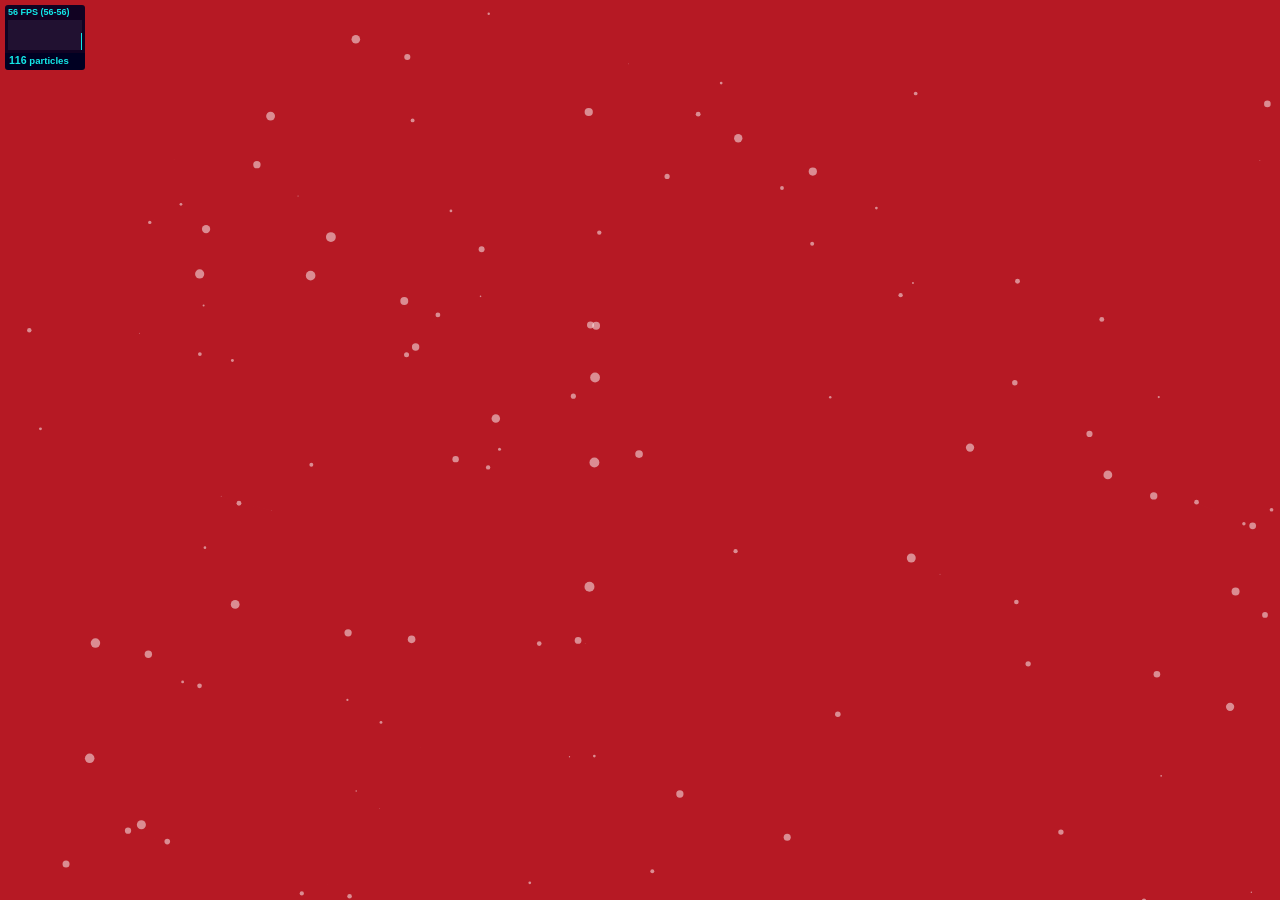
<file: Login/particles.js-master/particles.js-master/demo/index.html>
<!DOCTYPE html>
<html lang="en">
<head>
  <meta charset="utf-8">
  <title>particles.js</title>
  <meta name="description" content="particles.js is a lightweight JavaScript library for creating particles.">
  <meta name="author" content="Vincent Garreau" />
  <meta name="viewport" content="width=device-width, initial-scale=1.0, minimum-scale=1.0, maximum-scale=1.0, user-scalable=no">
  <link rel="stylesheet" media="screen" href="css/style.css">
</head>
<body>

<!-- count particles -->
<div class="count-particles">
  <span class="js-count-particles">--</span> particles
</div>

<!-- particles.js container -->
<div id="particles-js"></div>

<!-- scripts -->
<script src="../particles.js"></script>
<script src="js/app.js"></script>

<!-- stats.js -->
<script src="js/lib/stats.js"></script>
<script>
  var count_particles, stats, update;
  stats = new Stats;
  stats.setMode(0);
  stats.domElement.style.position = 'absolute';
  stats.domElement.style.left = '0px';
  stats.domElement.style.top = '0px';
  document.body.appendChild(stats.domElement);
  count_particles = document.querySelector('.js-count-particles');
  update = function() {
    stats.begin();
    stats.end();
    if (window.pJSDom[0].pJS.particles && window.pJSDom[0].pJS.particles.array) {
      count_particles.innerText = window.pJSDom[0].pJS.particles.array.length;
    }
    requestAnimationFrame(update);
  };
  requestAnimationFrame(update);
</script>

</body>
</html>
</file>
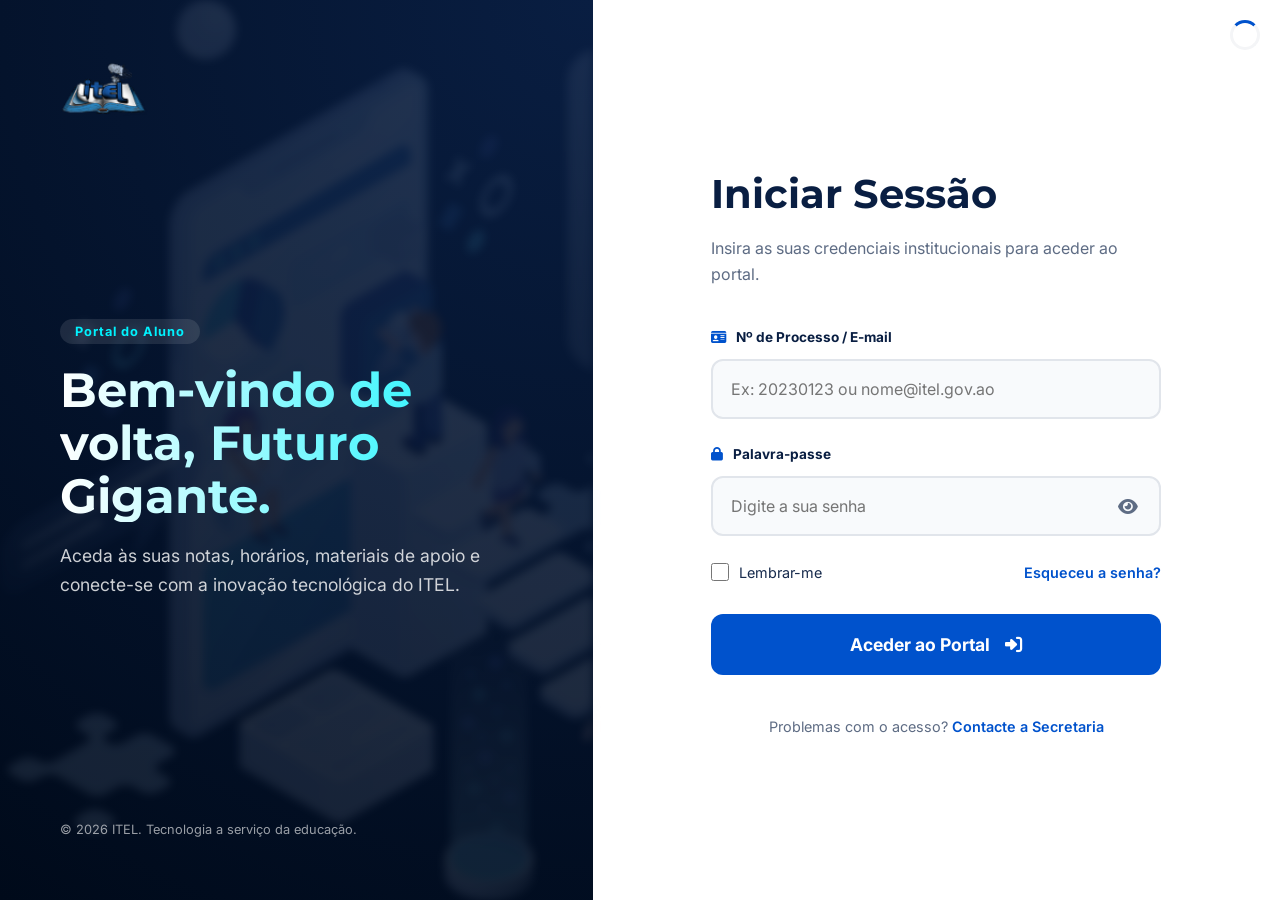
<file: Login/login.html>
<!DOCTYPE html>
<html lang="pt-ao">
<head>
    <meta charset="UTF-8">
    <meta name="viewport" content="width=device-width, initial-scale=1.0">
    <link rel="stylesheet" href="../itel.css"> 
    <link rel="stylesheet" href="login.css">
    <link rel="stylesheet" href="https://cdnjs.cloudflare.com/ajax/libs/font-awesome/6.5.1/css/all.min.css">
    <title>Login do Aluno | ITEL</title>
</head>
<body class="login-page">
    <div class="loader"></div>

    <main class="login-container">
        <div class="login-visual-panel">
            <div class="visual-content">
                <a href="../Itel.html" class="login-logo">
                    <img src="../Imagens/logo.png" alt="Logo ITEL">
                </a>
                <div class="welcome-text">
                    <span class="tag">Portal do Aluno</span>
                    <h1>Bem-vindo de volta, Futuro Gigante.</h1>
                    <p>Aceda às suas notas, horários, materiais de apoio e conecte-se com a inovação tecnológica do ITEL.</p>
                </div>
                <div class="visual-footer">
                    <p>&copy; 2026 ITEL. Tecnologia a serviço da educação.</p>
                </div>
            </div>
            <div class="visual-background"></div>
        </div>

        <div class="login-form-panel">
            <div class="form-wrapper">
                <div class="form-header">
                    <h2>Iniciar Sessão</h2>
                    <p>Insira as suas credenciais institucionais para aceder ao portal.</p>
                </div>

                <form id="student-login-form">
                    <div class="input-container">
                        <label for="student-id"><i class="fa-solid fa-id-card"></i> Nº de Processo / E-mail</label>
                        <input type="text" id="student-id" placeholder="Ex: 20230123 ou nome@itel.gov.ao" required>
                    </div>

                    <div class="input-container">
                        <label for="student-password"><i class="fa-solid fa-lock"></i> Palavra-passe</label>
                        <div class="password-wrapper">
                            <input type="password" id="student-password" placeholder="Digite a sua senha" required>
                            <button type="button" class="toggle-password" tabindex="-1">
                                <i class="fa-solid fa-eye"></i>
                            </button>
                        </div>
                    </div>

                    <div class="form-actions">
                        <label class="remember-me">
                            <input type="checkbox">
                            <span>Lembrar-me</span>
                        </label>
                        <a href="#" class="forgot-password">Esqueceu a senha?</a>
                    </div>

                    <button type="submit" class="submit-btn primary-btn">
                        <span>Aceder ao Portal</span>
                        <i class="fa-solid fa-right-to-bracket"></i>
                    </button>
                </form>

                <div class="form-footer">
                    <p>Problemas com o acesso? <a href="../Itel.html">Contacte a Secretaria</a></p>
                </div>
            </div>
        </div>
    </main>
</body>
</html>
</file>
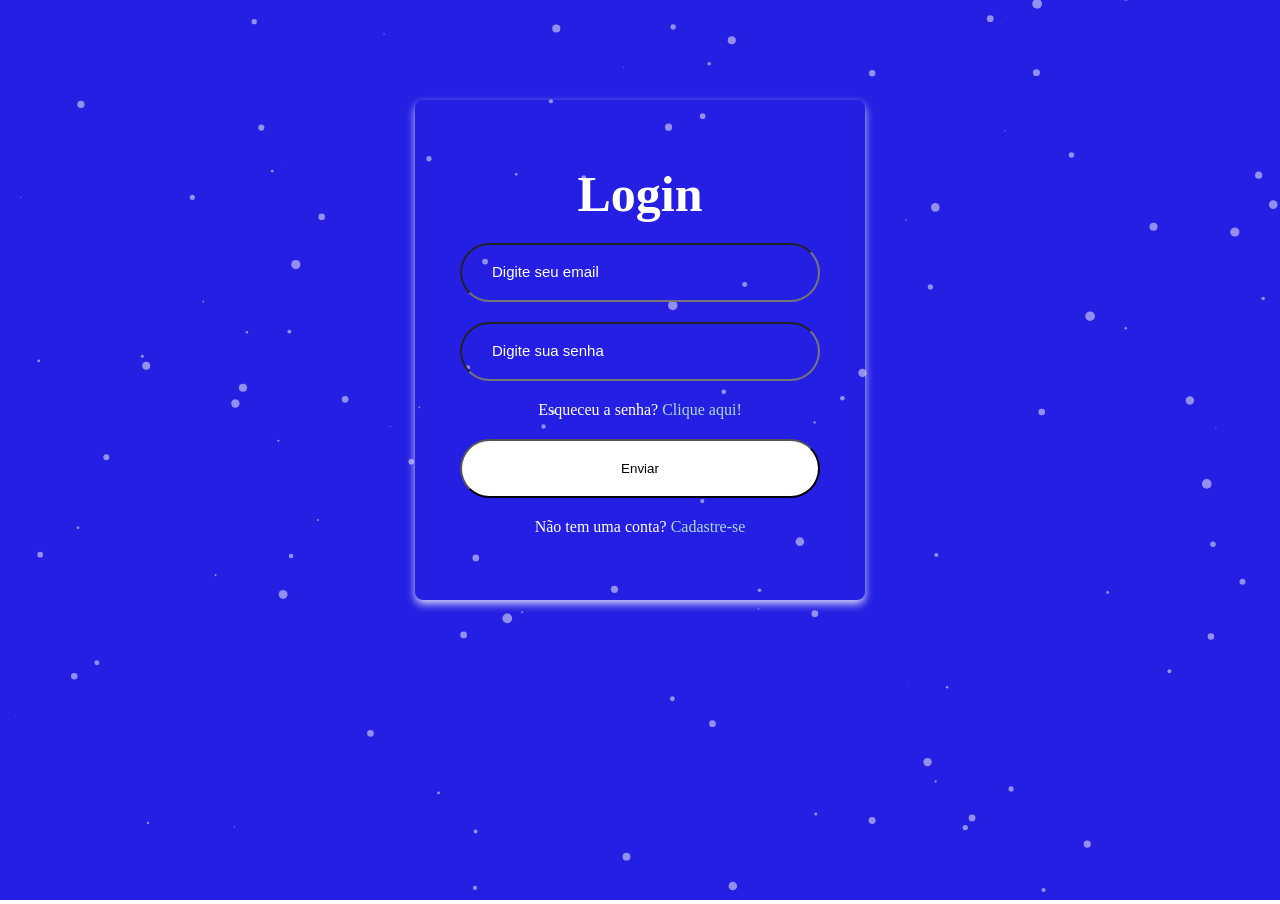
<file: Tarefa-13-Login/login.html>
<!DOCTYPE html>
<html lang="pt-br">
<head>
    <meta charset="UTF-8">
    <meta name="viewport" content="width=device-width, initial-scale=1.0">
    <link rel="stylesheet" href="login.css">
    <title>Login</title>
</head>
<body>
    
</body>
    <header id="header">
        <div id="particles-js"></div>
            <script src="particles.js-master/particles.js-master/particles.js"></script>
            <script src="particles.js-master/particles.js-master/demo/js/app.js"></script>

            <div id="login-menu">
                <form id="formulario">
                    <h1 id="title">Login</h1>
                    <input type="email" placeholder="Digite seu email">
                    <input type="text" placeholder="Digite sua senha">
                    <p>Esqueceu a senha? <a href="">Clique aqui!</a></p>
                    <input type="submit" value="Enviar">
                    <p>Não tem uma conta? <a href="">Cadastre-se</a></p>
                </form>
            </div>
    </header>
</html>
</file>
<file: Login/particles.js-master/particles.js-master/demo/css/style.css>
/* =============================================================================
   HTML5 CSS Reset Minified - Eric Meyer
   ========================================================================== */

html,body,div,span,object,iframe,h1,h2,h3,h4,h5,h6,p,blockquote,pre,abbr,address,cite,code,del,dfn,em,img,ins,kbd,q,samp,small,strong,sub,sup,var,b,i,dl,dt,dd,ol,ul,li,fieldset,form,label,legend,table,caption,tbody,tfoot,thead,tr,th,td,article,aside,canvas,details,figcaption,figure,footer,header,hgroup,menu,nav,section,summary,time,mark,audio,video{margin:0;padding:0;border:0;outline:0;font-size:100%;vertical-align:baseline;background:transparent}
body{line-height:1}
article,aside,details,figcaption,figure,footer,header,hgroup,menu,nav,section{display:block}
nav ul{list-style:none}
blockquote,q{quotes:none}
blockquote:before,blockquote:after,q:before,q:after{content:none}
a{margin:0;padding:0;font-size:100%;vertical-align:baseline;background:transparent;text-decoration:none}
mark{background-color:#ff9;color:#000;font-style:italic;font-weight:bold}
del{text-decoration:line-through}
abbr[title],dfn[title]{border-bottom:1px dotted;cursor:help}
table{border-collapse:collapse;border-spacing:0}
hr{display:block;height:1px;border:0;border-top:1px solid #ccc;margin:1em 0;padding:0}
input,select{vertical-align:middle}
li{list-style:none}


/* =============================================================================
   My CSS
   ========================================================================== */

/* ---- base ---- */

html,body{ 
	width:100%;
	height:100%;
	background:#111;
}

html{
  -webkit-tap-highlight-color: rgba(0, 0, 0, 0);
}

body{
  font:normal 75% Arial, Helvetica, sans-serif;
}

canvas{
  display:block;
  vertical-align:bottom;
}


/* ---- stats.js ---- */

.count-particles{
  background: #000022;
  position: absolute;
  top: 48px;
  left: 0;
  width: 80px;
  color: #13E8E9;
  font-size: .8em;
  text-align: left;
  text-indent: 4px;
  line-height: 14px;
  padding-bottom: 2px;
  font-family: Helvetica, Arial, sans-serif;
  font-weight: bold;
}

.js-count-particles{
  font-size: 1.1em;
}

#stats,
.count-particles{
  -webkit-user-select: none;
  margin-top: 5px;
  margin-left: 5px;
}

#stats{
  border-radius: 3px 3px 0 0;
  overflow: hidden;
}

.count-particles{
  border-radius: 0 0 3px 3px;
}


/* ---- particles.js container ---- */

#particles-js{
  width: 100%;
  height: 100%;
  background-color: #b61924;
  background-image: url('');
  background-size: cover;
  background-position: 50% 50%;
  background-repeat: no-repeat;
}
</file>
<file: itel.css>
@import url('https://fonts.googleapis.com/css2?family=Inter:wght@300;400;500;600;700&family=Montserrat:wght@700;800&display=swap');

:root {
    --primary: #0052cc;        
    --primary-hover: #0747a6;
    --accent: #00f2fe;         
    --dark: #091e42;           
    --text-main: #172b4d;      
    --text-muted: #5e6c84;
    --light: #f4f5f7;
    --white: #ffffff;
    --border: rgba(0, 0, 0, 0.08);
    --shadow-md: 0 12px 24px rgba(9, 30, 66, 0.08);
}

* {
    margin: 0;
    padding: 0;
    box-sizing: border-box;
    font-family: 'Inter', sans-serif;
}

html {
    scroll-behavior: smooth;
}

body {
    background-color: var(--white);
    color: var(--text-main);
    line-height: 1.6;
    overflow-x: hidden;
}

/* --- Loader --- */
.loader {
    border: 3px solid var(--light);
    border-top: 3px solid var(--primary);
    border-radius: 50%;
    width: 30px;
    height: 30px;
    animation: spin 1s linear infinite;
    position: fixed;
    top: 20px;
    right: 20px;
    z-index: 2000;
}

@keyframes spin { 0% { transform: rotate(0deg); } 100% { transform: rotate(360deg); } }

/* --- Navbar (Glassmorphism) --- */
#navbar {
    display: flex;
    justify-content: space-between;
    align-items: center;
    padding: 0.8rem 5%;
    background: rgba(255, 255, 255, 0.9);
    backdrop-filter: blur(10px);
    border-bottom: 1px solid var(--border);
    position: fixed;
    width: 100%;
    top: 0;
    z-index: 1000;
}

#navimg { height: 50px; width: auto; }

#navlinks ul {
    display: flex;
    list-style: none;
    gap: 1.5rem;
}

#navlinks ul li a {
    text-decoration: none;
    color: var(--text-muted);
    font-size: 0.8rem;
    font-weight: 700;
    letter-spacing: 0.5px;
    transition: color 0.3s;
}

#navlinks ul li a:hover { color: var(--primary); }

#navbutton button {
    background: var(--primary);
    border: none;
    padding: 0.7rem 1.5rem;
    border-radius: 8px;
    transition: all 0.3s;
}

#navbutton button a {
    color: var(--white);
    text-decoration: none;
    font-weight: 700;
    font-size: 0.9rem;
}

#navbutton button:hover {
    background: var(--primary-hover);
    transform: translateY(-2px);
}

/* --- Hero Section --- */
#head-content {
    background: radial-gradient(circle at top right, #091e42, #000a1a);
    min-height: 100vh;
    display: flex;
    align-items: center;
    padding: 100px 5% 0;
}

#head-content .container {
    display: flex;
    justify-content: space-between;
    align-items: center;
    max-width: 1200px;
    margin: 0 auto;
    gap: 50px;
}

#head-Information { flex: 1; color: var(--white); }

#head-Information h1 {
    font-family: 'Montserrat', sans-serif;
    font-size: 3rem;
    line-height: 1.1;
    margin-bottom: 1.5rem;
    background: linear-gradient(to right, #fff, var(--accent));
    -webkit-background-clip: text;
    -webkit-text-fill-color: transparent;
}

#head-img { flex: 1; display: flex; justify-content: center; }
#head-img img {
    max-width: 100%;
    filter: drop-shadow(0 0 20px rgba(0, 242, 254, 0.2));
    animation: float 6s ease-in-out infinite;
}

@keyframes float {
    0%, 100% { transform: translateY(0); }
    50% { transform: translateY(-20px); }
}

/* --- Seções Gerais --- */
.sections {
    padding: 100px 5%;
    max-width: 1300px;
    margin: 0 auto;
}

.sections h2 {
    text-align: center;
    font-family: 'Montserrat', sans-serif;
    font-size: 2.2rem;
    color: var(--dark);
    margin-bottom: 4rem;
    text-transform: uppercase;
    letter-spacing: 2px;
}

/* --- Grid de Cards --- */
.container {
    display: grid;
    grid-template-columns: repeat(auto-fit, minmax(300px, 1fr));
    gap: 2.5rem;
    width: 100%;
}

.curso-card, .atividade-card {
    background: var(--white);
    border-radius: 16px;
    border: 1px solid var(--border);
    overflow: hidden;
    transition: all 0.4s cubic-bezier(0.175, 0.885, 0.32, 1.275);
    display: flex;
    flex-direction: column;
}

.curso-card:hover, .atividade-card:hover {
    transform: translateY(-12px);
    box-shadow: 0 20px 40px rgba(0,0,0,0.1);
}

.curso-card img, .atividade-card img {
    width: 100%;
    height: 200px;
    object-fit: cover;
}

.curso-card h3, .atividade-card h3 { padding: 1.5rem 1.5rem 0.5rem; color: var(--dark); }
.curso-card p, .atividade-card p { padding: 0 1.5rem; color: var(--text-muted); font-size: 0.9rem; flex-grow: 1; }

.curso-card button, .atividade-card button {
    margin: 1.5rem;
    padding: 0.8rem;
    background: transparent;
    border: 2px solid var(--primary);
    color: var(--primary);
    font-weight: 700;
    border-radius: 8px;
    cursor: pointer;
    transition: all 0.3s;
}

.curso-card button:hover, .atividade-card button:hover {
    background: var(--primary);
    color: white;
}

/* --- Parceiros --- */
#parceiros { background-color: var(--light); max-width: 100%; }
.container-logos {
    display: flex;
    flex-wrap: wrap;
    justify-content: center;
    gap: 4rem;
    align-items: center;
}
.parceiro-card img { height: 45px; filter: grayscale(1); opacity: 0.6; transition: 0.3s; }
.parceiro-card img:hover { filter: grayscale(0); opacity: 1; transform: scale(1.1); }

/* --- Galeria --- */
.container-galeria {
    display: grid;
    grid-template-columns: repeat(3, 1fr);
    gap: 15px;
    margin-bottom: 15px;
    background-color: var(--light);

}
.container-galeria img {
    width: 100%;
    height: 250px;
    object-fit: cover;
    border-radius: 12px;
    transition: 0.4s;
}
.container-galeria img:hover { transform: scale(1.02); filter: brightness(1.1); }

/* --- Diretores (Flip Cards) --- */
.flip-card { height: 400px; perspective: 1000px; }
.flip-card-inner {
    position: relative;
    width: 100%;
    height: 100%;
    transition: transform 0.8s;
    transform-style: preserve-3d;
}
.flip-card:hover .flip-card-inner { transform: rotateY(180deg); }
.flip-card-front, .flip-card-back {
    position: absolute;
    width: 100%;
    height: 100%;
    backface-visibility: hidden;
    border-radius: 20px;
    overflow: hidden;
}
.flip-card-front img { width: 100%; height: 100%; object-fit: cover; }
.flip-card-back {
    background: var(--primary);
    color: white;
    transform: rotateY(180deg);
    display: flex;
    flex-direction: column;
    justify-content: center;
    padding: 2rem;
    text-align: center;
}
.year {
    position: absolute;
    top: 15px;
    right: 15px;
    background: var(--accent);
    color: var(--dark);
    padding: 5px 15px;
    border-radius: 20px;
    font-weight: 800;
    font-size: 0.8rem;
}
.Explan {
    position: absolute;
    bottom: 0;
    width: 100%;
    background: rgba(255,255,255,0.9);
    padding: 15px;
    text-align: center;
}

/* --- Novo Contact Form Profissional --- */
#contact-form {
    background: #0a0f1d;
    padding: 100px 5%;
    display: flex;
    justify-content: center;
}
.contact-card {
    display: flex;
    width: 100%;
    max-width: 1200px;
    background: #fff;
    border-radius: 40px;
    overflow: hidden;
    box-shadow: 0 40px 100px rgba(0,0,0,0.3);
}
.contact-info-panel {
    flex: 1;
    background: linear-gradient(160deg, #0052cc 0%, #002d72 100%);
    padding: 60px;
    color: white;
    display: flex;
    flex-direction: column;
    justify-content: space-between;
}
.tag { background: rgba(255,255,255,0.15); padding: 5px 15px; border-radius: 20px; font-size: 0.7rem; font-weight: 700; letter-spacing: 2px; }
.contact-info-panel h2 { font-size: 3rem; margin: 20px 0; color: white; }
.info-item { display: flex; align-items: center; gap: 20px; margin-bottom: 25px; }
.icon-box { width: 50px; height: 50px; background: rgba(255,255,255,0.1); border-radius: 12px; display: flex; justify-content: center; align-items: center; font-size: 1.2rem; }
.social-links { display: flex; gap: 15px; }
.social-links a { color: white; border: 1px solid rgba(255,255,255,0.3); width: 40px; height: 40px; border-radius: 50%; display: flex; justify-content: center; align-items: center; text-decoration: none; transition: 0.3s; }
.social-links a:hover { background: white; color: var(--primary); }

.contact-form-panel { flex: 1.4; padding: 60px; }
.input-container { margin-bottom: 20px; display: flex; flex-direction: column; }
.input-container label { font-size: 0.8rem; font-weight: 800; color: #1e293b; margin-bottom: 8px; display: flex; align-items: center; gap: 8px; }
.input-container label i { color: var(--primary); }
.input-container input, .input-container textarea { padding: 15px; border: 2px solid #f1f5f9; border-radius: 12px; background: #f8fafc; font-size: 1rem; transition: 0.3s; }
.input-container input:focus, .input-container textarea:focus { outline: none; border-color: var(--primary); background: white; }
.grid-inputs { display: grid; grid-template-columns: 1fr 1fr; gap: 20px; }
.submit-btn { width: 100%; padding: 20px; background: #1e293b; color: white; border: none; border-radius: 12px; font-weight: 700; display: flex; justify-content: center; align-items: center; gap: 12px; cursor: pointer; transition: 0.4s; }
.submit-btn:hover { background: var(--primary); transform: translateY(-5px); box-shadow: 0 10px 20px rgba(0,82,204,0.2); }

/* --- Responsividade --- */
@media (max-width: 992px) {
    #navlinks { display: none; }
    .contact-card { flex-direction: column; }
    .grid-inputs { grid-template-columns: 1fr; }
    #head-content .container { flex-direction: column; text-align: center; }
    #head-Information h1 { font-size: 2.2rem; }
    .container-galeria { grid-template-columns: 1fr; }
}

/* Configuração do Item Pai */
#navlinks ul li.dropdown {
    position: relative;
}

#navlinks ul li a i {
    font-size: 0.7rem;
    margin-left: 5px;
    transition: transform 0.3s;
}

/* Estilização do Menu Dropdown */
.dropdown-menu {
    position: absolute;
    top: 100%;
    left: 0;
    background-color: var(--white);
    min-width: 200px;
    box-shadow: 0 8px 16px rgba(0,0,0,0.1);
    border-radius: 4px;
    display: flex;
    flex-direction: column;
    padding: 10px 0;
    list-style: none;
    opacity: 0;
    visibility: hidden;
    transform: translateY(10px);
    transition: all 0.3s ease;
    border-top: 2px solid var(--primary);
}

/* Mostrar ao passar o mouse */
.dropdown:hover .dropdown-menu {
    opacity: 1;
    visibility: visible;
    transform: translateY(0);
}

.dropdown:hover > a i {
    transform: rotate(180deg);
}

/* Itens dentro do Dropdown */
.dropdown-menu li {
    width: 100%;
}

.dropdown-menu li a {
    padding: 4px 20px;
    display: flex;
    justify-content: space-between;
    align-items: center;
    color: #333;
    font-weight: 600;
    font-size: 0.85rem;
    border-bottom: 1px solid #f0f0f0;
    transition: all 0.2s, color 0.2s;
}

.dropdown-menu li:last-child a {
    border-bottom: none;
}

.dropdown-menu li a:hover {
    background-color: #f8f9fa;
    color: var(--primary) !important;
}

/* Ajuste para ícones de seta lateral*/
.submenu-item a i {
    font-size: 0.6rem;
    color: #333;
}

/* Cards de Notícias na Home */
.news-card {
    background: var(--white);
    border-radius: 16px;
    border: 1px solid var(--border);
    overflow: hidden;
    transition: 0.3s ease;
    display: flex;
    flex-direction: column;
    box-shadow: 0 4px 8px rgba(0, 0, 0, 0.2);
}

.news-card:hover {
    transform: translateY(-10px);
    box-shadow: var(--shadow-md);
}

.news-content {
    padding: 20px;
    display: flex;
    flex-direction: column;
    gap: 10px;
}

.news-content h3 {
    font-size: 1.2rem;
    color: var(--dark);
    margin: 5px 0;
}

.news-content p {
    font-size: 0.9rem;
    color: var(--text-muted);
    line-height: 1.5;
}

.btn-link {
    text-decoration: none;
    color: var(--primary);
    font-weight: 700;
    font-size: 0.85rem;
    display: flex;
    align-items: center;
    gap: 8px;
    margin-top: 10px;
    transition: 0.2s;
}

.btn-link:hover {
    gap: 12px;
    color: var(--primary-hover);
}
/* Onda de Transição */
.footer-wave {
    width: 100%;
    line-height: 0;
    background-color: transparent;
}

.footer-wave svg {
    display: block;
    width: 100%;
    height: 100px;
    fill: #091e42;
}

/* Footer Principal */
#main-footer {
    background: linear-gradient(180deg, #091e42 0%, #000a1a 100%);
    color: white;
    padding: 60px 5% 20px;
    position: relative;
}

.footer-container {
    max-width: 1200px;
    margin: 0 auto;
    display: grid;
    grid-template-columns: 1fr 1.2fr 1fr;
    gap: 40px;
}

.footer-logo {
    height: 50px;
    margin-bottom: 20px;
    filter: brightness(0) invert(1);
}

.footer-column h3 {
    font-family: 'Montserrat', sans-serif;
    font-size: 1.4rem;
    margin-bottom: 25px;
    position: relative;
}

/* Estilo de Listas */
.footer-info, .useful-links {
    list-style: none;
    padding: 0;
}

.footer-info li {
    margin-bottom: 12px;
    font-size: 0.9rem;
    display: flex;
    gap: 12px;
    color: rgba(255,255,255,0.8);
}

.footer-info i { color: var(--accent); }

.useful-links li { margin-bottom: 8px; }
.useful-links a {
    color: rgba(255,255,255,0.7);
    text-decoration: none;
    font-size: 0.9rem;
    transition: 0.3s;
}

.useful-links a:hover { color: var(--accent); padding-left: 5px; }

/* Newsletter Card */
.newsletter-card {
    background: white;
    border-radius: 20px;
    padding: 30px;
    color: var(--dark);
    text-align: center;
    box-shadow: 0 10px 30px rgba(0,0,0,0.3);
}

.newsletter-card h3 {
    color: var(--primary);
    font-size: 1.2rem;
    margin-bottom: 20px;
}

.newsletter-card input {
    width: 100%;
    padding: 12px;
    border: 1px solid #ddd;
    border-radius: 8px;
    margin-bottom: 15px;
}

.captcha-placeholder {
    background: #f9f9f9;
    border: 1px solid #ddd;
    padding: 10px;
    border-radius: 4px;
    display: flex;
    justify-content: space-between;
    align-items: center;
    font-size: 0.8rem;
    margin-bottom: 15px;
}

.footer-submit {
    width: 100%;
    padding: 12px;
    background: transparent;
    border: 1px solid var(--primary);
    color: var(--primary);
    border-radius: 8px;
    font-weight: 700;
    cursor: pointer;
    transition: 0.3s;
}

.footer-submit:hover {
    background: var(--primary);
    color: white;
}

/* Redes Sociais */
.footer-social { margin-top: 30px; }
.social-icons {
    display: flex;
    gap: 15px;
    margin-top: 10px;
}

.social-icons a {
    color: white;
    font-size: 1.2rem;
    transition: 0.3s;
}

.social-icons a:hover { color: var(--accent); }

.footer-bottom {
    text-align: center;
    margin-top: 60px;
    padding-top: 20px;
    border-top: 1px solid rgba(255,255,255,0.1);
    font-size: 0.8rem;
    color: rgba(255,255,255,0.5);
}

/* Responsividade */
@media (max-width: 992px) {
    .footer-container { grid-template-columns: 1fr; text-align: center; }
    .footer-info li { justify-content: center; }
    .social-icons { justify-content: center; }
}

/* Ajustes na Seção */
.bg-light {
    background-color: #f8fafc;
    padding: 80px 5%;
}

.section-header {
    text-align: center;
    margin-bottom: 50px;
}

/* Grid Inteligente */
.galeria-grid {
    display: grid;
    grid-template-columns: repeat(auto-fill, minmax(300px, 1fr));
    gap: 20px;
    max-width: 1200px;
    margin: 0 auto;
}

.galeria-item {
    position: relative;
    height: 250px;
    border-radius: 16px;
    overflow: hidden;
    box-shadow: 0 4px 15px rgba(0,0,0,0.05);
    cursor: pointer;
}

.galeria-item img {
    width: 100%;
    height: 100%;
    object-fit: cover;
    transition: transform 0.6s cubic-bezier(0.25, 1, 0.5, 1);
}

/* Overlay com Glassmorphism */
.galeria-overlay {
    position: absolute;
    inset: 0;
    background: linear-gradient(to top, rgba(9, 30, 66, 0.8), transparent);
    display: flex;
    align-items: flex-end;
    padding: 20px;
    opacity: 0;
    transition: opacity 0.3s ease;
}

.galeria-overlay span {
    color: white;
    font-weight: 600;
    font-size: 1rem;
    transform: translateY(20px);
    transition: transform 0.4s ease;
}

/* Efeitos de Hover */
.galeria-item:hover img {
    transform: scale(1.1);
}

.galeria-item:hover .galeria-overlay {
    opacity: 1;
}

.galeria-item:hover .galeria-overlay span {
    transform: translateY(0);
}

/* Botão inferior */
.galeria-action {
    text-align: center;
    margin-top: 40px;
}

.btn-secondary {
    display: inline-block;
    padding: 12px 30px;
    border: 2px solid var(--primary);
    color: var(--primary);
    text-decoration: none;
    border-radius: 8px;
    font-weight: 700;
    transition: 0.3s;
}

.btn-secondary:hover {
    background: var(--primary);
    color: white;
}

/* Responsividade para Tablets/Mobile */
@media (max-width: 768px) {
    .galeria-grid {
        grid-template-columns: repeat(2, 1fr);
    }
}

@media (max-width: 480px) {
    .galeria-grid {
        grid-template-columns: 1fr;
    }
}
</file>
<file: Login/login.css>
/* Reset e Configurações Básicas para a página de login */
.login-page {
    height: 100vh;
    overflow: hidden;
    display: flex;
    justify-content: center;
    align-items: center;
    background-color: var(--light);
}

.login-container {
    display: flex;
    width: 100%;
    height: 100vh;
    background: var(--white);
    overflow: hidden;
}

/* --- Painel Visual (Esquerdo) --- */
.login-visual-panel {
    flex: 1;
    background: radial-gradient(circle at top right, #091e42, #000a1a);
    color: var(--white);
    position: relative;
    display: flex;
    justify-content: center;
    align-items: center;
    padding: 60px;
}

.visual-content {
    z-index: 2;
    display: flex;
    flex-direction: column;
    justify-content: space-between;
    height: 100%;
    width: 100%;
    max-width: 500px;
}

.login-logo img {
    height: 60px;
    width: auto;
}

.welcome-text h1 {
    font-family: 'Montserrat', sans-serif;
    font-size: 3rem;
    line-height: 1.1;
    margin: 20px 0;
    background: linear-gradient(to right, #fff, var(--accent)); /* Efeito tecnológico */
    -webkit-background-clip: text;
    -webkit-text-fill-color: transparent;
}

.welcome-text p {
    color: rgba(255,255,255,0.8);
    font-size: 1.1rem;
    margin-bottom: 30px;
}

.welcome-text .tag {
    background: rgba(255,255,255,0.1);
    color: var(--accent);
    padding: 5px 15px;
    border-radius: 20px;
    font-size: 0.8rem;
    font-weight: 700;
    letter-spacing: 1px;
}

.visual-footer p {
    font-size: 0.8rem;
    color: rgba(255,255,255,0.6);
}

/* Padrão abstrato tecnológico de fundo */
.visual-background {
    position: absolute;
    top: 0; left: 0; width: 100%; height: 100%;
    background-image: url('../Imagens/home-font.png'); /* Reutilizando a imagem do hero como padrão */
    background-size: cover;
    opacity: 0.1;
    filter: blur(5px);
    z-index: 1;
}

/* --- Painel do Formulário (Direito) --- */
.login-form-panel {
    flex: 1.2;
    display: flex;
    justify-content: center;
    align-items: center;
    padding: 60px;
    background-color: var(--white);
}

.form-wrapper {
    width: 100%;
    max-width: 450px;
}

.form-header h2 {
    font-family: 'Montserrat', sans-serif;
    font-size: 2.5rem;
    color: var(--dark);
    margin-bottom: 10px;
}

.form-header p {
    color: var(--text-muted);
    margin-bottom: 40px;
}

/* Estilização dos Inputs (Consistente com o Contact Form) */
.input-container {
    margin-bottom: 25px;
}

.input-container label {
    font-size: 0.85rem;
    font-weight: 700;
    color: var(--dark);
    margin-bottom: 10px;
    display: flex;
    align-items: center;
    gap: 10px;
}

.input-container label i {
    color: var(--primary);
}

.input-container input {
    width: 100%;
    padding: 18px;
    border: 2px solid #e1e5eb;
    border-radius: 12px;
    background-color: #f8fafc;
    font-size: 1rem;
    transition: all 0.3s;
}

.input-container input:focus {
    outline: none;
    border-color: var(--primary);
    background-color: var(--white);
    box-shadow: 0 0 15px rgba(0, 82, 204, 0.1);
}

/* Wrapper para o olho da senha */
.password-wrapper {
    position: relative;
}

.toggle-password {
    position: absolute;
    right: 18px;
    top: 50%;
    transform: translateY(-50%);
    background: none;
    border: none;
    color: var(--text-muted);
    cursor: pointer;
    font-size: 1.1rem;
    padding: 5px;
}

/* Ações do Formulário (Checkbox e Esqueci Senha) */
.form-actions {
    display: flex;
    justify-content: space-between;
    align-items: center;
    margin-bottom: 30px;
    font-size: 0.9rem;
}

.remember-me {
    display: flex;
    align-items: center;
    gap: 10px;
    cursor: pointer;
    color: var(--text-main);
}

.remember-me input {
    width: 18px; height: 18px;
    accent-color: var(--primary);
}

.forgot-password {
    color: var(--primary);
    text-decoration: none;
    font-weight: 600;
}

.forgot-password:hover {
    text-decoration: underline;
}

/* Botão de Submissão */
.submit-btn {
    width: 100%;
    padding: 20px;
    background-color: var(--primary);
    color: var(--white);
    border: none;
    border-radius: 12px;
    font-weight: 700;
    font-size: 1.1rem;
    display: flex;
    justify-content: center;
    align-items: center;
    gap: 15px;
    cursor: pointer;
    transition: all 0.3s;
}

.submit-btn:hover {
    background-color: var(--primary-hover);
    transform: translateY(-3px);
    box-shadow: 0 10px 20px rgba(0, 82, 204, 0.2);
}

.form-footer {
    margin-top: 40px;
    text-align: center;
    font-size: 0.9rem;
    color: var(--text-muted);
}

.form-footer a {
    color: var(--primary);
    text-decoration: none;
    font-weight: 600;
}

/* Responsividade */
@media (max-width: 992px) {
    .login-container { flex-direction: column; height: auto; }
    .login-visual-panel { padding: 40px; min-height: 300px; }
    .welcome-text h1 { font-size: 2.2rem; }
    .login-form-panel { padding: 40px 20px; }
    .form-header h2 { font-size: 2rem; }
}
</file>
<file: Tarefa-13-Login/login.css>
* {
  margin: 0;
  padding: 0;
  box-sizing: border-box;
}

#header{
    z-index: 2;
    display:flex;
    justify-content: center;
    align-items: center;
    color: white;
}

#title{
    font-size: 50px;
    font-weight: bold;
}
a{
    text-decoration: none;
    color: lightblue;
    transition: all 0.3s;
}
a:hover{
    text-decoration:dashed;
    color: darkblue;
}
#particles-js{
        height: 100%;
        position: absolute;
        top: 0;
        left: 0;
        width: 100%;
        height: 100%;
        z-index: -1;
        background-color: rgb(37, 31, 227);
}

#login-menu{
    margin-top: 100px;
    display:flex;
    justify-content: center;
    align-items: center;
    height: 500px;
    width: 450px;
}

#formulario{
    justify-content: center;
    align-items: center;
    display:flex;
    flex-direction: column;
    gap: 20px;
    width: 100%;
    height: 100%;
    background-color: transparent;
    box-shadow: 0 4px 8px rgba(255, 255, 255, 0.8);
    border-radius: 8px;
}

input{
    padding: 20px 30px;
    width: 80%;
    border-radius: 50px;
    background-color: transparent;
}

input[type="submit"]{
    background-color: white;
}
input[type="submit"]:hover{
    background-color: transparent;
    color: white;
    transition: all 0.3s;
    cursor: pointer;
}

input::placeholder{
    font-size: 15px;
    color: white;
}
</file>
